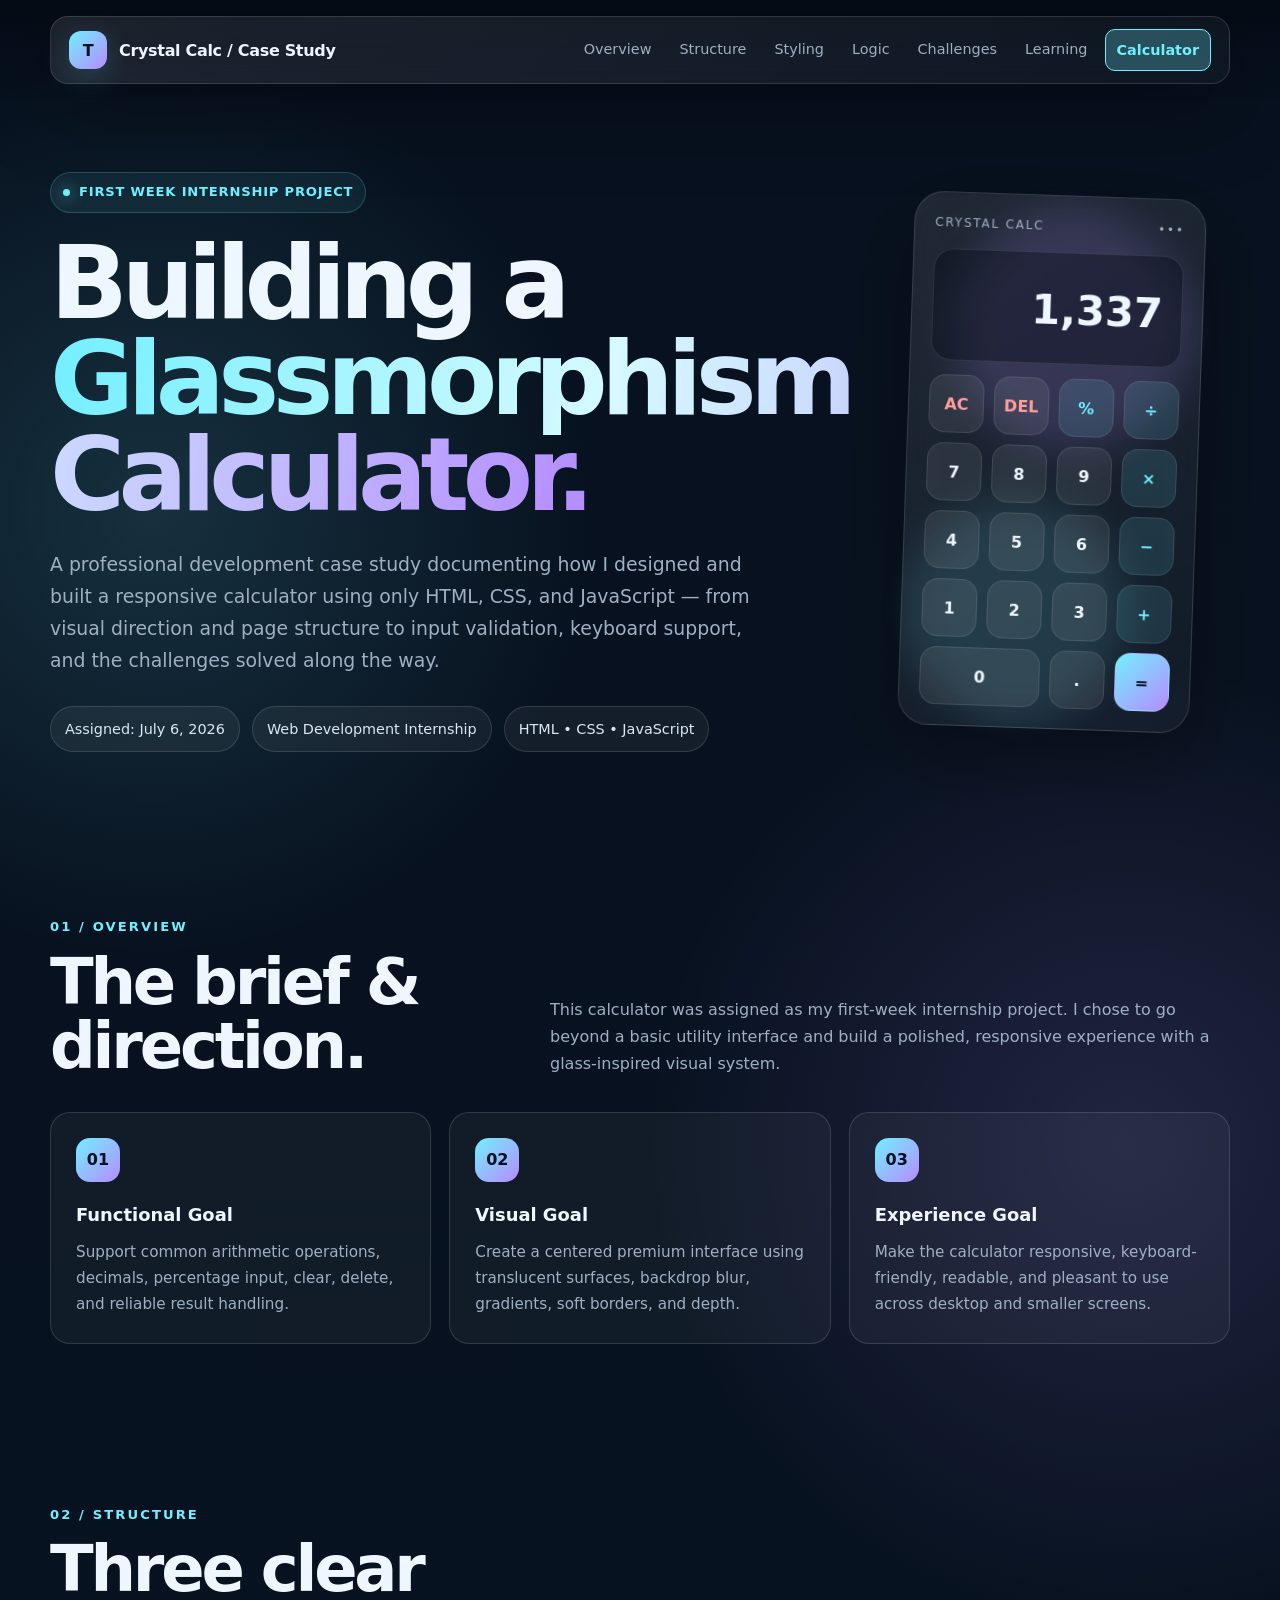
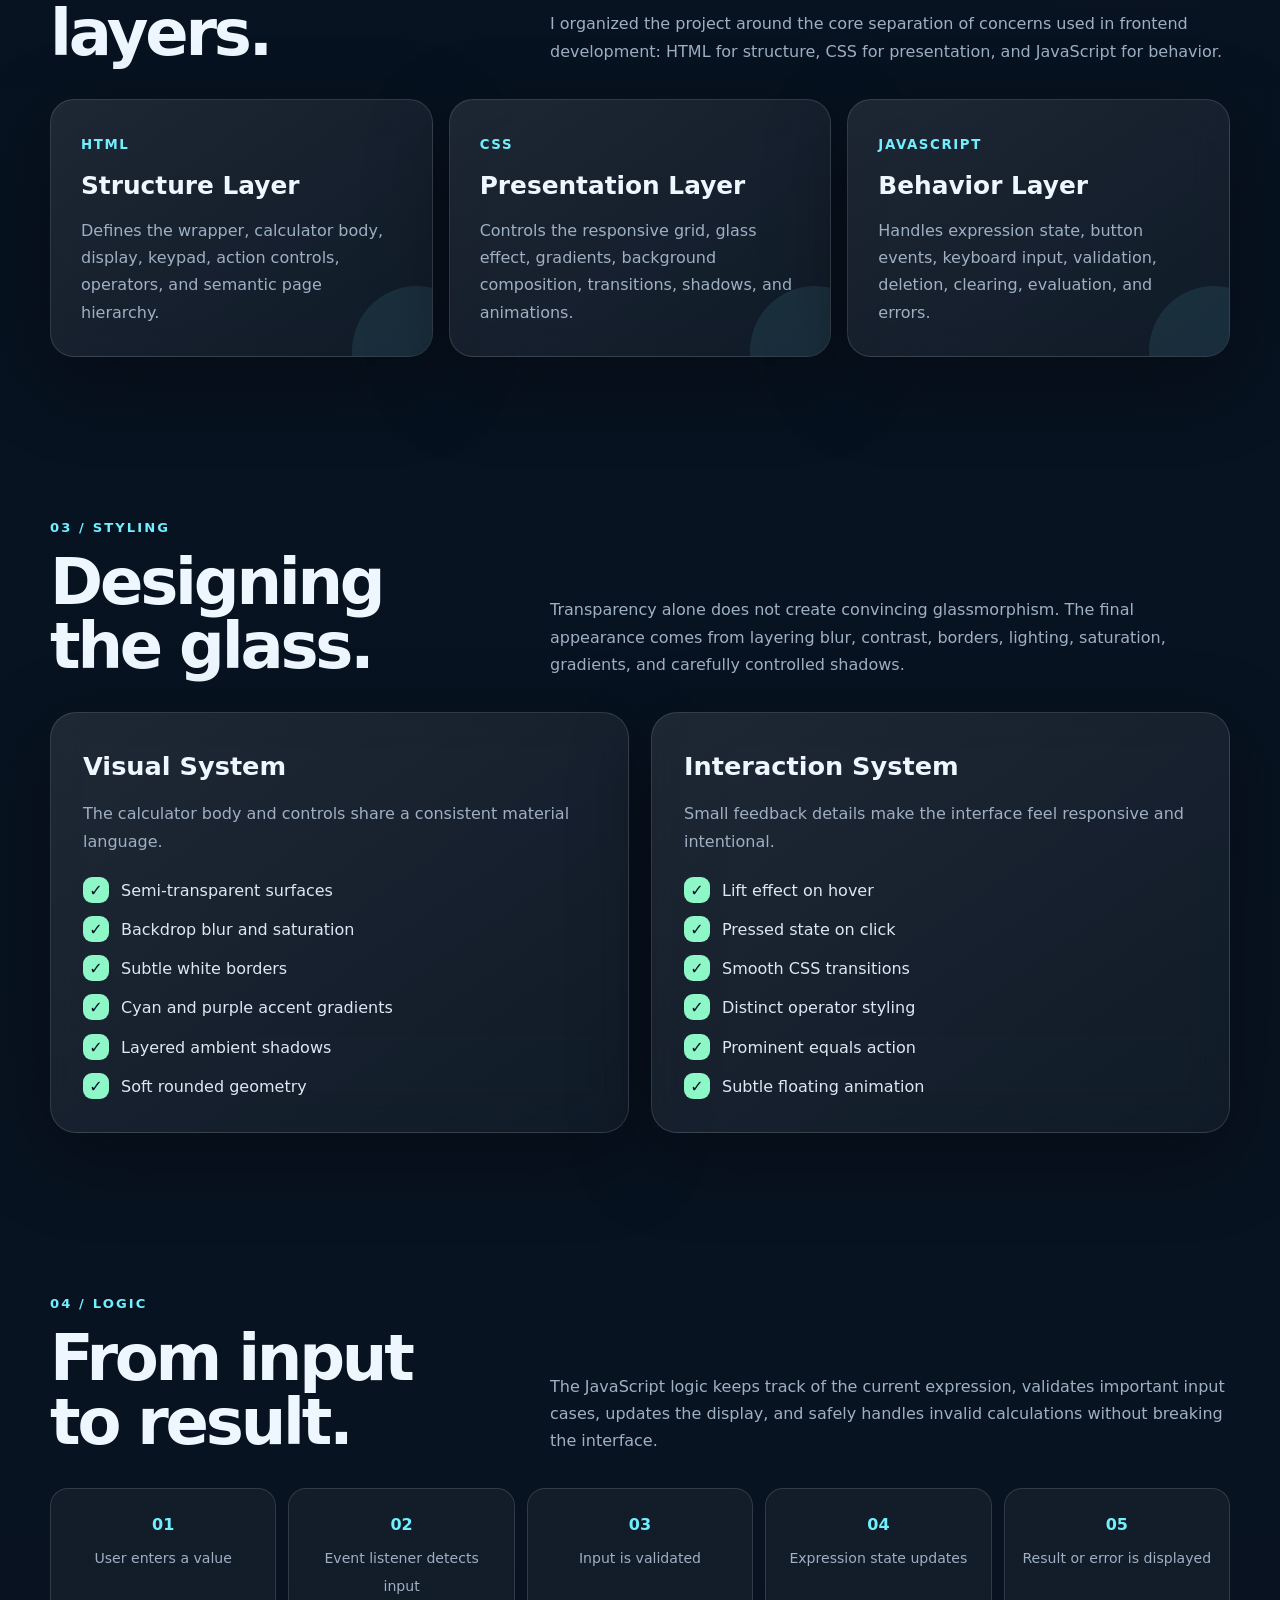
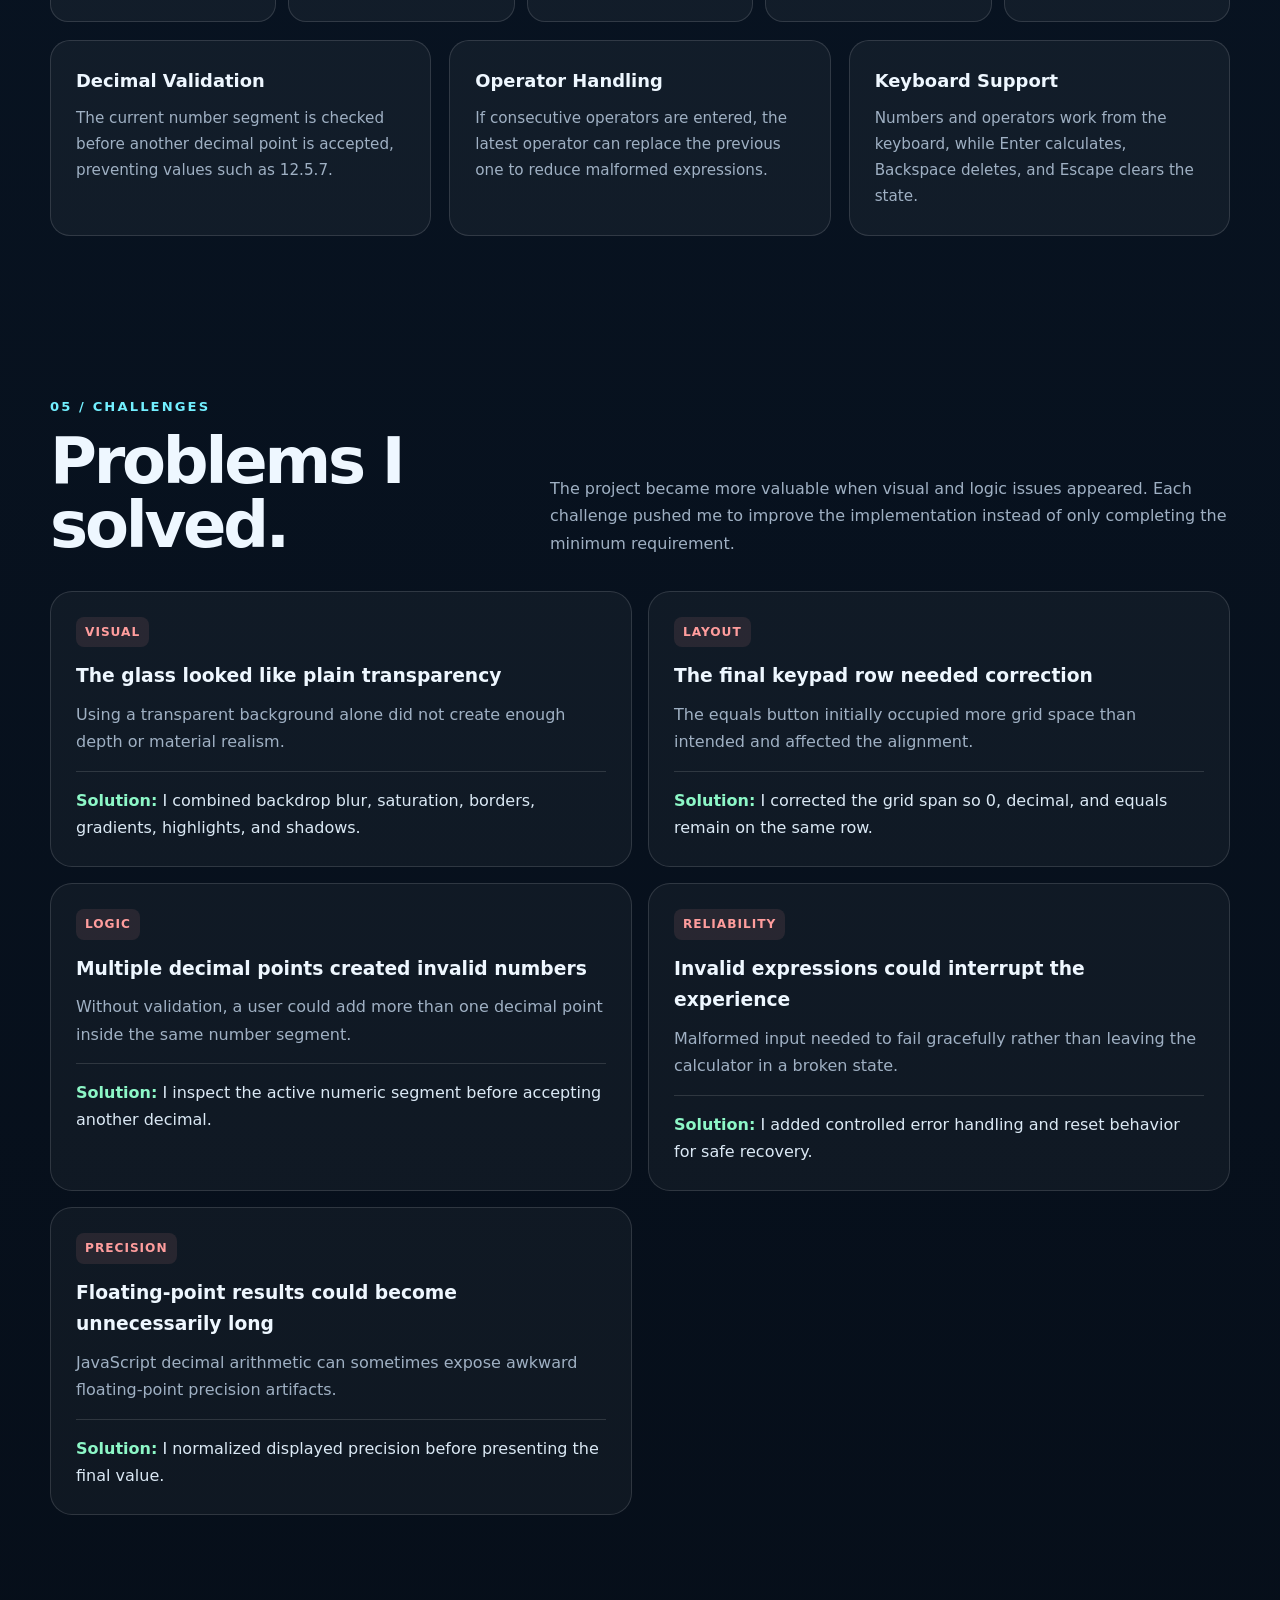
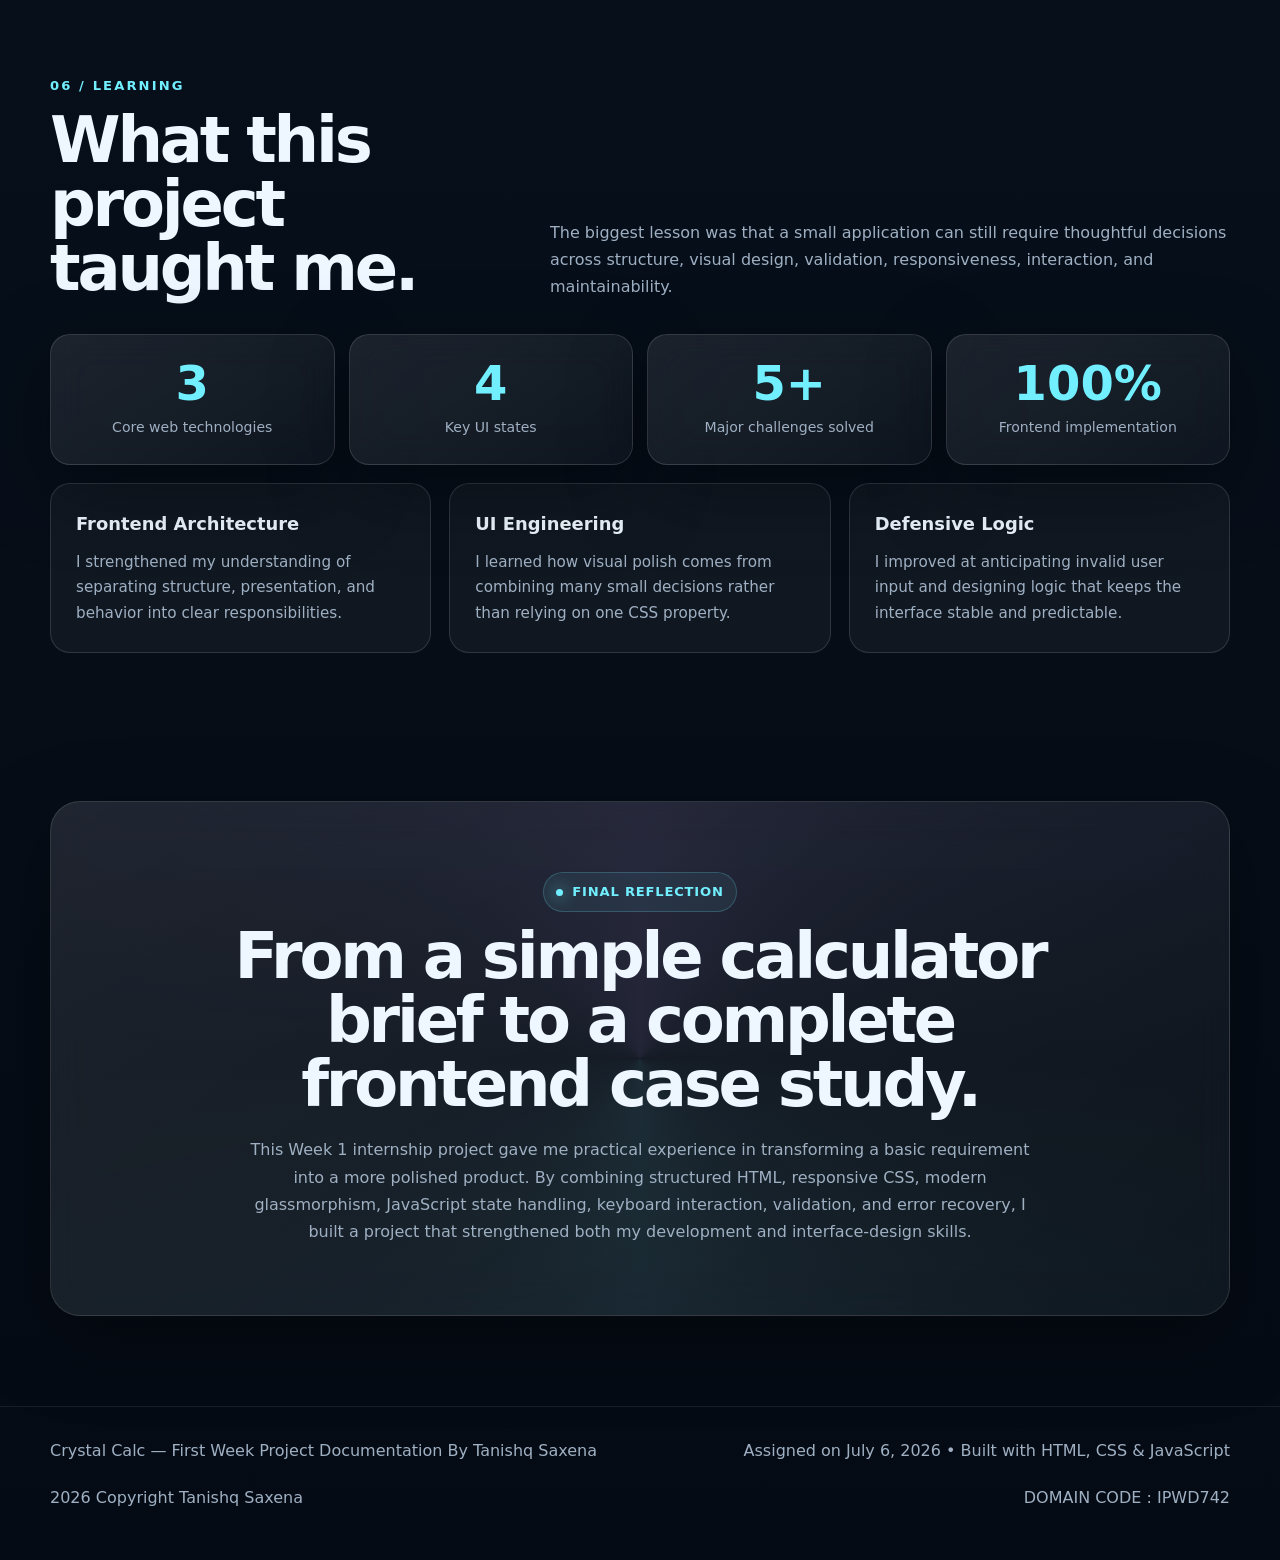
<file: crystal_calc_documentation.html>
<!DOCTYPE html>
<html lang="en">
<head>
  <meta charset="UTF-8" />
  <meta name="viewport" content="width=device-width, initial-scale=1.0" />
  <meta name="description" content="Professional case study documentation for the Glassmorphism Calculator — Week 1 internship project | By Tanishq Saxena." />
  <title>Crystal Calc — Project Case Study</title>
  <link rel="stylesheet" href="./doc-style.css" />
</head>

<body>
  <header class="nav-wrap">
    <nav class="container glass">
      <a class="brand" href="#top">
        <span class="brand-mark">T</span>
        <span>Crystal Calc / Case Study</span>
      </a>

      <div class="nav-links">
        <a href="#overview">Overview</a>
        <a href="#structure">Structure</a>
        <a href="#styling">Styling</a>
        <a href="#logic">Logic</a>
        <a href="#challenges">Challenges</a>
        <a href="#learning">Learning</a>
        <a href="./index.html" id="back-home">Calculator</a>
      </div>
    </nav>
  </header>

  <main id="top">
    <section class="hero container">
      <div>
        <span class="eyebrow">First Week Internship Project</span>
        <h1>Building a <span class="gradient-text">Glassmorphism Calculator.</span></h1>

        <p class="hero-copy">
          A professional development case study documenting how I designed and built
          a responsive calculator using only HTML, CSS, and JavaScript — from visual
          direction and page structure to input validation, keyboard support, and
          the challenges solved along the way.
        </p>

        <div class="hero-meta">
          <span class="meta-pill">Assigned: July 6, 2026</span>
          <span class="meta-pill">Web Development Internship</span>
          <span class="meta-pill">HTML • CSS • JavaScript</span>
        </div>
      </div>

      <div class="visual-shell" aria-label="Calculator design preview">
        <div class="calculator-mock glass">
          <div class="mock-top">
            <span>Crystal Calc</span>
            <span>•••</span>
          </div>
          <div class="mock-display">1,337</div>
          <div class="mock-keys">
            <div class="key action">AC</div><div class="key action">DEL</div><div class="key op">%</div><div class="key op">÷</div>
            <div class="key">7</div><div class="key">8</div><div class="key">9</div><div class="key op">×</div>
            <div class="key">4</div><div class="key">5</div><div class="key">6</div><div class="key op">−</div>
            <div class="key">1</div><div class="key">2</div><div class="key">3</div><div class="key op">+</div>
            <div class="key zero">0</div><div class="key">.</div><div class="key equals">=</div>
          </div>
        </div>
      </div>
    </section>

    <section id="overview" class="content-section">
      <div class="container">
        <div class="section-head">
          <div>
            <span class="section-number">01 / Overview</span>
            <h2>The brief & direction.</h2>
          </div>
          <p class="section-intro">
            This calculator was assigned as my first-week internship project. I chose
            to go beyond a basic utility interface and build a polished, responsive
            experience with a glass-inspired visual system.
          </p>
        </div>

        <div class="cards">
          <article class="card">
            <div class="icon">01</div>
            <h3>Functional Goal</h3>
            <p>Support common arithmetic operations, decimals, percentage input, clear, delete, and reliable result handling.</p>
          </article>

          <article class="card">
            <div class="icon">02</div>
            <h3>Visual Goal</h3>
            <p>Create a centered premium interface using translucent surfaces, backdrop blur, gradients, soft borders, and depth.</p>
          </article>

          <article class="card">
            <div class="icon">03</div>
            <h3>Experience Goal</h3>
            <p>Make the calculator responsive, keyboard-friendly, readable, and pleasant to use across desktop and smaller screens.</p>
          </article>
        </div>
      </div>
    </section>

    <section id="structure" class="content-section">
      <div class="container">
        <div class="section-head">
          <div>
            <span class="section-number">02 / Structure</span>
            <h2>Three clear layers.</h2>
          </div>
          <p class="section-intro">
            I organized the project around the core separation of concerns used in
            frontend development: HTML for structure, CSS for presentation, and
            JavaScript for behavior.
          </p>
        </div>

        <div class="architecture">
          <article class="layer glass">
            <small>HTML</small>
            <h3>Structure Layer</h3>
            <p>Defines the wrapper, calculator body, display, keypad, action controls, operators, and semantic page hierarchy.</p>
          </article>

          <article class="layer glass">
            <small>CSS</small>
            <h3>Presentation Layer</h3>
            <p>Controls the responsive grid, glass effect, gradients, background composition, transitions, shadows, and animations.</p>
          </article>

          <article class="layer glass">
            <small>JAVASCRIPT</small>
            <h3>Behavior Layer</h3>
            <p>Handles expression state, button events, keyboard input, validation, deletion, clearing, evaluation, and errors.</p>
          </article>
        </div>
      </div>
    </section>

    <section id="styling" class="content-section">
      <div class="container">
        <div class="section-head">
          <div>
            <span class="section-number">03 / Styling</span>
            <h2>Designing the glass.</h2>
          </div>
          <p class="section-intro">
            Transparency alone does not create convincing glassmorphism. The final
            appearance comes from layering blur, contrast, borders, lighting,
            saturation, gradients, and carefully controlled shadows.
          </p>
        </div>

        <div class="split">
          <article class="panel glass">
            <h3>Visual System</h3>
            <p>The calculator body and controls share a consistent material language.</p>
            <ul class="check-list">
              <li>Semi-transparent surfaces</li>
              <li>Backdrop blur and saturation</li>
              <li>Subtle white borders</li>
              <li>Cyan and purple accent gradients</li>
              <li>Layered ambient shadows</li>
              <li>Soft rounded geometry</li>
            </ul>
          </article>

          <article class="panel glass">
            <h3>Interaction System</h3>
            <p>Small feedback details make the interface feel responsive and intentional.</p>
            <ul class="check-list">
              <li>Lift effect on hover</li>
              <li>Pressed state on click</li>
              <li>Smooth CSS transitions</li>
              <li>Distinct operator styling</li>
              <li>Prominent equals action</li>
              <li>Subtle floating animation</li>
            </ul>
          </article>
        </div>
      </div>
    </section>

    <section id="logic" class="content-section">
      <div class="container">
        <div class="section-head">
          <div>
            <span class="section-number">04 / Logic</span>
            <h2>From input to result.</h2>
          </div>
          <p class="section-intro">
            The JavaScript logic keeps track of the current expression, validates
            important input cases, updates the display, and safely handles invalid
            calculations without breaking the interface.
          </p>
        </div>

        <div class="flow">
          <div class="flow-step"><b>01</b><span>User enters a value</span></div>
          <div class="flow-step"><b>02</b><span>Event listener detects input</span></div>
          <div class="flow-step"><b>03</b><span>Input is validated</span></div>
          <div class="flow-step"><b>04</b><span>Expression state updates</span></div>
          <div class="flow-step"><b>05</b><span>Result or error is displayed</span></div>
        </div>

        <div class="cards" style="margin-top: 18px;">
          <article class="card">
            <h3>Decimal Validation</h3>
            <p>The current number segment is checked before another decimal point is accepted, preventing values such as 12.5.7.</p>
          </article>
          <article class="card">
            <h3>Operator Handling</h3>
            <p>If consecutive operators are entered, the latest operator can replace the previous one to reduce malformed expressions.</p>
          </article>
          <article class="card">
            <h3>Keyboard Support</h3>
            <p>Numbers and operators work from the keyboard, while Enter calculates, Backspace deletes, and Escape clears the state.</p>
          </article>
        </div>
      </div>
    </section>

    <section id="challenges" class="content-section">
      <div class="container">
        <div class="section-head">
          <div>
            <span class="section-number">05 / Challenges</span>
            <h2>Problems I solved.</h2>
          </div>
          <p class="section-intro">
            The project became more valuable when visual and logic issues appeared.
            Each challenge pushed me to improve the implementation instead of only
            completing the minimum requirement.
          </p>
        </div>

        <div class="challenge-grid">
          <article class="challenge">
            <span class="tag">Visual</span>
            <h3>The glass looked like plain transparency</h3>
            <p>Using a transparent background alone did not create enough depth or material realism.</p>
            <p class="solution"><strong>Solution:</strong> I combined backdrop blur, saturation, borders, gradients, highlights, and shadows.</p>
          </article>

          <article class="challenge">
            <span class="tag">Layout</span>
            <h3>The final keypad row needed correction</h3>
            <p>The equals button initially occupied more grid space than intended and affected the alignment.</p>
            <p class="solution"><strong>Solution:</strong> I corrected the grid span so 0, decimal, and equals remain on the same row.</p>
          </article>

          <article class="challenge">
            <span class="tag">Logic</span>
            <h3>Multiple decimal points created invalid numbers</h3>
            <p>Without validation, a user could add more than one decimal point inside the same number segment.</p>
            <p class="solution"><strong>Solution:</strong> I inspect the active numeric segment before accepting another decimal.</p>
          </article>

          <article class="challenge">
            <span class="tag">Reliability</span>
            <h3>Invalid expressions could interrupt the experience</h3>
            <p>Malformed input needed to fail gracefully rather than leaving the calculator in a broken state.</p>
            <p class="solution"><strong>Solution:</strong> I added controlled error handling and reset behavior for safe recovery.</p>
          </article>

          <article class="challenge">
            <span class="tag">Precision</span>
            <h3>Floating-point results could become unnecessarily long</h3>
            <p>JavaScript decimal arithmetic can sometimes expose awkward floating-point precision artifacts.</p>
            <p class="solution"><strong>Solution:</strong> I normalized displayed precision before presenting the final value.</p>
          </article>
        </div>
      </div>
    </section>

    <section id="learning" class="content-section">
      <div class="container">
        <div class="section-head">
          <div>
            <span class="section-number">06 / Learning</span>
            <h2>What this project taught me.</h2>
          </div>
          <p class="section-intro">
            The biggest lesson was that a small application can still require
            thoughtful decisions across structure, visual design, validation,
            responsiveness, interaction, and maintainability.
          </p>
        </div>

        <div class="stats">
          <div class="stat glass"><strong>3</strong><span>Core web technologies</span></div>
          <div class="stat glass"><strong>4</strong><span>Key UI states</span></div>
          <div class="stat glass"><strong>5+</strong><span>Major challenges solved</span></div>
          <div class="stat glass"><strong>100%</strong><span>Frontend implementation</span></div>
        </div>

        <div class="cards" style="margin-top: 18px;">
          <article class="card">
            <h3>Frontend Architecture</h3>
            <p>I strengthened my understanding of separating structure, presentation, and behavior into clear responsibilities.</p>
          </article>
          <article class="card">
            <h3>UI Engineering</h3>
            <p>I learned how visual polish comes from combining many small decisions rather than relying on one CSS property.</p>
          </article>
          <article class="card">
            <h3>Defensive Logic</h3>
            <p>I improved at anticipating invalid user input and designing logic that keeps the interface stable and predictable.</p>
          </article>
        </div>
      </div>
    </section>

    <section class="container conclusion glass">
      <span class="eyebrow">Final Reflection</span>
      <h2>From a simple calculator brief to a complete frontend case study.</h2>
      <p>
        This Week 1 internship project gave me practical experience in transforming
        a basic requirement into a more polished product. By combining structured
        HTML, responsive CSS, modern glassmorphism, JavaScript state handling,
        keyboard interaction, validation, and error recovery, I built a project that
        strengthened both my development and interface-design skills.
      </p>
    </section>
  </main>

  <footer>
    <div class="container footer-row">
      <span>Crystal Calc — First Week Project Documentation By Tanishq Saxena</span>
      <span>Assigned on July 6, 2026 • Built with HTML, CSS & JavaScript</span>
      <span>2026 Copyright Tanishq Saxena</span>
      <span>DOMAIN CODE : IPWD742</span>

    </div>
  </footer>
</body>
</html>
</file>
<file: doc-style.css>
:root {
  --bg: #07111f;
  --bg-soft: #0b1728;
  --surface: rgba(255, 255, 255, 0.07);
  --surface-strong: rgba(255, 255, 255, 0.11);
  --border: rgba(255, 255, 255, 0.13);
  --text: #eef7ff;
  --muted: #9fb0c3;
  --cyan: #72efff;
  --purple: #b58cff;
  --green: #8df7c7;
  --danger: #ff9d9d;
  --shadow: 0 24px 80px rgba(0, 0, 0, 0.35);
  --radius-lg: 30px;
  --radius-md: 20px;
  --max: 1180px;
}

* {
  box-sizing: border-box;
  margin: 0;
  padding: 0;
}

html {
  scroll-behavior: smooth;
  scroll-padding-top: 100px;
}

body {
  min-height: 100vh;
  font-family:
    Inter,
    ui-sans-serif,
    system-ui,
    -apple-system,
    BlinkMacSystemFont,
    "Segoe UI",
    sans-serif;
  color: var(--text);
  background:
    radial-gradient(
      circle at 12% 8%,
      rgba(114, 239, 255, 0.14),
      transparent 28rem
    ),
    radial-gradient(
      circle at 88% 18%,
      rgba(181, 140, 255, 0.15),
      transparent 30rem
    ),
    linear-gradient(180deg, #07111f 0%, #081321 48%, #050b14 100%);
  line-height: 1.7;
  overflow-x: hidden;
}

body::before {
  content: "";
  position: fixed;
  inset: 0;
  pointer-events: none;
  opacity: 0.18;
  background-image:
    linear-gradient(rgba(255, 255, 255, 0.025) 1px, transparent 1px),
    linear-gradient(90deg, rgba(255, 255, 255, 0.025) 1px, transparent 1px);
  background-size: 42px 42px;
  mask-image: linear-gradient(to bottom, black, transparent 85%);
}

#back-home {
    border: 1px solid var(--cyan);
    background: rgba(114, 239, 255, 0.26);
    font-weight: 700;
    color: var(--cyan);

    &:hover {
        background: rgba(114, 239, 255, 0.36);
    }   
}

a {
  color: inherit;
  text-decoration: none;
}

.container {
  width: min(calc(100% - 40px), var(--max));
  margin-inline: auto;
}

.glass {
  background: linear-gradient(
    145deg,
    rgba(255, 255, 255, 0.095),
    rgba(255, 255, 255, 0.035)
  );
  border: 1px solid var(--border);
  box-shadow: var(--shadow);
  backdrop-filter: blur(18px);
  -webkit-backdrop-filter: blur(18px);
}

/* Navigation */
.nav-wrap {
  position: sticky;
  top: 0;
  z-index: 50;
  padding: 16px 0;
  background: linear-gradient(
    to bottom,
    rgba(5, 11, 20, 0.92),
    rgba(5, 11, 20, 0.35),
    transparent
  );
}

nav {
  min-height: 64px;
  display: flex;
  align-items: center;
  justify-content: space-between;
  gap: 24px;
  padding: 12px 18px;
  border-radius: 18px;
}

.brand {
  display: flex;
  align-items: center;
  gap: 12px;
  font-weight: 800;
  letter-spacing: -0.02em;
}

.brand-mark {
  width: 38px;
  aspect-ratio: 1;
  border-radius: 12px;
  display: grid;
  place-items: center;
  color: #07111f;
  background: linear-gradient(135deg, var(--cyan), var(--purple));
  box-shadow: 0 8px 28px rgba(114, 239, 255, 0.18);
}

.nav-links {
  display: flex;
  flex-wrap: wrap;
  gap: 6px;
  color: var(--muted);
  font-size: 0.9rem;
}

.nav-links a {
  padding: 8px 11px;
  border-radius: 10px;
  transition: 0.2s ease;
}

.nav-links a:hover {
  color: var(--text);
  background: rgba(255, 255, 255, 0.07);
}

/* Hero */
.hero {
  padding: 72px 0 82px;
  display: grid;
  grid-template-columns: 1.1fr 0.9fr;
  align-items: center;
  gap: 56px;
}

.eyebrow {
  display: inline-flex;
  align-items: center;
  gap: 9px;
  padding: 8px 12px;
  border: 1px solid rgba(114, 239, 255, 0.2);
  border-radius: 999px;
  color: var(--cyan);
  background: rgba(114, 239, 255, 0.07);
  font-size: 0.82rem;
  font-weight: 700;
  letter-spacing: 0.06em;
  text-transform: uppercase;
}

.eyebrow::before {
  content: "";
  width: 7px;
  height: 7px;
  border-radius: 50%;
  background: var(--cyan);
  box-shadow: 0 0 16px var(--cyan);
}

h1 {
  margin-top: 22px;
  font-size: clamp(3.1rem, 8vw, 7rem);
  line-height: 0.94;
  letter-spacing: -0.065em;
  max-width: 820px;
}

.gradient-text {
  color: transparent;
  background: linear-gradient(100deg, var(--cyan), #d5faff 42%, var(--purple));
  -webkit-background-clip: text;
  background-clip: text;
}

.hero-copy {
  margin-top: 24px;
  max-width: 720px;
  color: var(--muted);
  font-size: clamp(1rem, 2vw, 1.18rem);
}

.hero-meta {
  display: flex;
  flex-wrap: wrap;
  gap: 12px;
  margin-top: 30px;
}

.meta-pill {
  padding: 10px 14px;
  border-radius: 999px;
  background: rgba(255, 255, 255, 0.055);
  border: 1px solid var(--border);
  color: #dbe8f4;
  font-size: 0.9rem;
}

/* Calculator visual */
.visual-shell {
  position: relative;
  min-height: 560px;
  display: grid;
  place-items: center;
}

.visual-shell::before,
.visual-shell::after {
  content: "";
  position: absolute;
  border-radius: 50%;
  filter: blur(12px);
}

.visual-shell::before {
  width: 240px;
  height: 240px;
  top: 5%;
  right: 2%;
  background: rgba(181, 140, 255, 0.18);
}

.visual-shell::after {
  width: 220px;
  height: 220px;
  bottom: 4%;
  left: 0;
  background: rgba(114, 239, 255, 0.14);
}

.calculator-mock {
  width: min(100%, 390px);
  padding: 20px;
  border-radius: 30px;
  position: relative;
  z-index: 2;
  transform: rotate(2deg);
}

.mock-top {
  display: flex;
  justify-content: space-between;
  color: var(--muted);
  font-size: 0.75rem;
  letter-spacing: 0.15em;
  text-transform: uppercase;
  margin-bottom: 16px;
}

.mock-display {
  min-height: 112px;
  padding: 18px;
  border-radius: 20px;
  background: rgba(3, 10, 20, 0.38);
  border: 1px solid rgba(255, 255, 255, 0.1);
  display: flex;
  align-items: flex-end;
  justify-content: flex-end;
  font-size: 2.6rem;
  font-weight: 800;
  margin-bottom: 14px;
}

.mock-keys {
  display: grid;
  grid-template-columns: repeat(4, 1fr);
  gap: 10px;
}

.key {
  min-height: 58px;
  border-radius: 16px;
  display: grid;
  place-items: center;
  background: rgba(255, 255, 255, 0.08);
  border: 1px solid rgba(255, 255, 255, 0.1);
  font-weight: 700;
}

.key.op {
  background: rgba(114, 239, 255, 0.12);
  color: var(--cyan);
}
.key.action {
  color: var(--danger);
}
.key.zero {
  grid-column: span 2;
}
.key.equals {
  color: #07111f;
  background: linear-gradient(135deg, var(--cyan), var(--purple));
}

/* Sections */
section.content-section {
  padding: 78px 0;
}

.section-head {
  display: grid;
  grid-template-columns: 0.7fr 1.3fr;
  gap: 40px;
  align-items: end;
  margin-bottom: 34px;
}

.section-number {
  color: var(--cyan);
  font-size: 0.82rem;
  font-weight: 800;
  letter-spacing: 0.16em;
  text-transform: uppercase;
}

h2 {
  margin-top: 10px;
  font-size: clamp(2rem, 5vw, 4.2rem);
  line-height: 1;
  letter-spacing: -0.05em;
}

.section-intro {
  color: var(--muted);
  max-width: 680px;
  justify-self: end;
}

.cards {
  display: grid;
  grid-template-columns: repeat(3, 1fr);
  gap: 18px;
}

.card {
  padding: 25px;
  border-radius: var(--radius-md);
  background: rgba(255, 255, 255, 0.045);
  border: 1px solid var(--border);
}

.card h3 {
  margin-bottom: 10px;
  font-size: 1.12rem;
}

.card p {
  color: var(--muted);
  font-size: 0.95rem;
}

.icon {
  width: 44px;
  height: 44px;
  border-radius: 14px;
  display: grid;
  place-items: center;
  margin-bottom: 18px;
  color: #07111f;
  font-weight: 900;
  background: linear-gradient(135deg, var(--cyan), var(--purple));
}

/* Architecture */
.architecture {
  display: grid;
  grid-template-columns: repeat(3, 1fr);
  gap: 16px;
}

.layer {
  padding: 30px;
  border-radius: 24px;
  position: relative;
  overflow: hidden;
}

.layer::after {
  content: "";
  position: absolute;
  width: 130px;
  height: 130px;
  border-radius: 50%;
  right: -50px;
  bottom: -60px;
  background: rgba(114, 239, 255, 0.09);
}

.layer small {
  color: var(--cyan);
  font-weight: 800;
  letter-spacing: 0.12em;
}

.layer h3 {
  margin: 8px 0 10px;
  font-size: 1.55rem;
}

.layer p {
  color: var(--muted);
}

/* Feature split */
.split {
  display: grid;
  grid-template-columns: 1fr 1fr;
  gap: 22px;
}

.panel {
  padding: 32px;
  border-radius: 26px;
}

.panel h3 {
  font-size: 1.6rem;
  margin-bottom: 12px;
}

.panel > p {
  color: var(--muted);
  margin-bottom: 22px;
}

.check-list {
  list-style: none;
  display: grid;
  gap: 12px;
}

.check-list li {
  display: flex;
  gap: 12px;
  color: #dce8f3;
}

.check-list li::before {
  content: "✓";
  flex: 0 0 26px;
  width: 26px;
  height: 26px;
  border-radius: 9px;
  display: grid;
  place-items: center;
  color: #07111f;
  background: var(--green);
  font-weight: 900;
}

/* Logic flow */
.flow {
  display: grid;
  grid-template-columns: repeat(5, 1fr);
  gap: 12px;
  align-items: stretch;
}

.flow-step {
  padding: 22px 16px;
  border-radius: 18px;
  text-align: center;
  background: rgba(255, 255, 255, 0.045);
  border: 1px solid var(--border);
  position: relative;
}

.flow-step b {
  display: block;
  margin-bottom: 6px;
  color: var(--cyan);
}

.flow-step span {
  color: var(--muted);
  font-size: 0.88rem;
}

/* Challenges */
.challenge-grid {
  display: grid;
  grid-template-columns: repeat(2, 1fr);
  gap: 16px;
}

.challenge {
  padding: 25px;
  border-radius: 22px;
  background: rgba(255, 255, 255, 0.04);
  border: 1px solid var(--border);
}

.challenge .tag {
  display: inline-block;
  margin-bottom: 13px;
  padding: 5px 9px;
  border-radius: 8px;
  background: rgba(255, 157, 157, 0.1);
  color: var(--danger);
  font-size: 0.76rem;
  font-weight: 800;
  text-transform: uppercase;
  letter-spacing: 0.08em;
}

.challenge h3 {
  margin-bottom: 9px;
}
.challenge p {
  color: var(--muted);
}

.solution {
  margin-top: 15px;
  padding-top: 15px;
  border-top: 1px solid var(--border);
  color: #dbe9f5 !important;
}

.solution strong {
  color: var(--green);
}

/* Stats */
.stats {
  display: grid;
  grid-template-columns: repeat(4, 1fr);
  gap: 14px;
}

.stat {
  padding: 24px;
  border-radius: 20px;
  text-align: center;
}

.stat strong {
  display: block;
  font-size: clamp(1.8rem, 4vw, 3rem);
  line-height: 1;
  color: var(--cyan);
}

.stat span {
  display: block;
  margin-top: 9px;
  color: var(--muted);
  font-size: 0.88rem;
}

/* Conclusion */
.conclusion {
  margin: 70px auto 90px;
  padding: clamp(30px, 6vw, 70px);
  border-radius: var(--radius-lg);
  text-align: center;
  position: relative;
  overflow: hidden;
}

.conclusion::before {
  content: "";
  position: absolute;
  inset: -40%;
  background: conic-gradient(
    from 90deg,
    transparent,
    rgba(114, 239, 255, 0.08),
    transparent,
    rgba(181, 140, 255, 0.09),
    transparent
  );
  animation: spin 18s linear infinite;
}

.conclusion > * {
  position: relative;
  z-index: 1;
}

.conclusion h2 {
  max-width: 850px;
  margin: 12px auto 20px;
}

.conclusion p {
  max-width: 780px;
  margin: auto;
  color: var(--muted);
}

footer {
  padding: 30px 0 48px;
  color: var(--muted);
  border-top: 1px solid rgba(255, 255, 255, 0.08);
}

.footer-row {
  display: flex;
  justify-content: space-between;
  gap: 20px;
  flex-wrap: wrap;
}

@keyframes spin {
  to {
    transform: rotate(360deg);
  }
}

@media (max-width: 900px) {
  .hero,
  .section-head,
  .split {
    grid-template-columns: 1fr;
  }

  .hero {
    padding-top: 45px;
  }

  .section-intro {
    justify-self: start;
  }

  .cards,
  .architecture {
    grid-template-columns: 1fr 1fr;
  }

  .flow {
    grid-template-columns: 1fr 1fr;
  }

  .stats {
    grid-template-columns: 1fr 1fr;
  }
}

@media (max-width: 650px) {
  .container {
    width: min(calc(100% - 24px), var(--max));
  }

  .nav-links {
    display: none;
  }

  .hero {
    gap: 28px;
  }

  .visual-shell {
    min-height: 470px;
  }

  .cards,
  .architecture,
  .challenge-grid,
  .flow,
  .stats {
    grid-template-columns: 1fr;
  }

  section.content-section {
    padding: 58px 0;
  }

  .panel,
  .layer,
  .card,
  .challenge {
    padding: 22px;
  }

  .calculator-mock {
    transform: none;
  }
}

@media print {
  .nav-wrap {
    display: none;
  }
  body {
    background: #fff;
    color: #111;
  }
  body::before {
    display: none;
  }
  .glass,
  .card,
  .challenge,
  .flow-step {
    background: #fff;
    border: 1px solid #ddd;
    box-shadow: none;
  }
  .hero {
    padding-top: 30px;
  }
  .gradient-text,
  h1,
  h2,
  h3 {
    color: #111;
  }
  p,
  .section-intro,
  .card p,
  .challenge p,
  .layer p,
  footer {
    color: #444 !important;
  }
  .visual-shell {
    display: none;
  }
}
</file>
